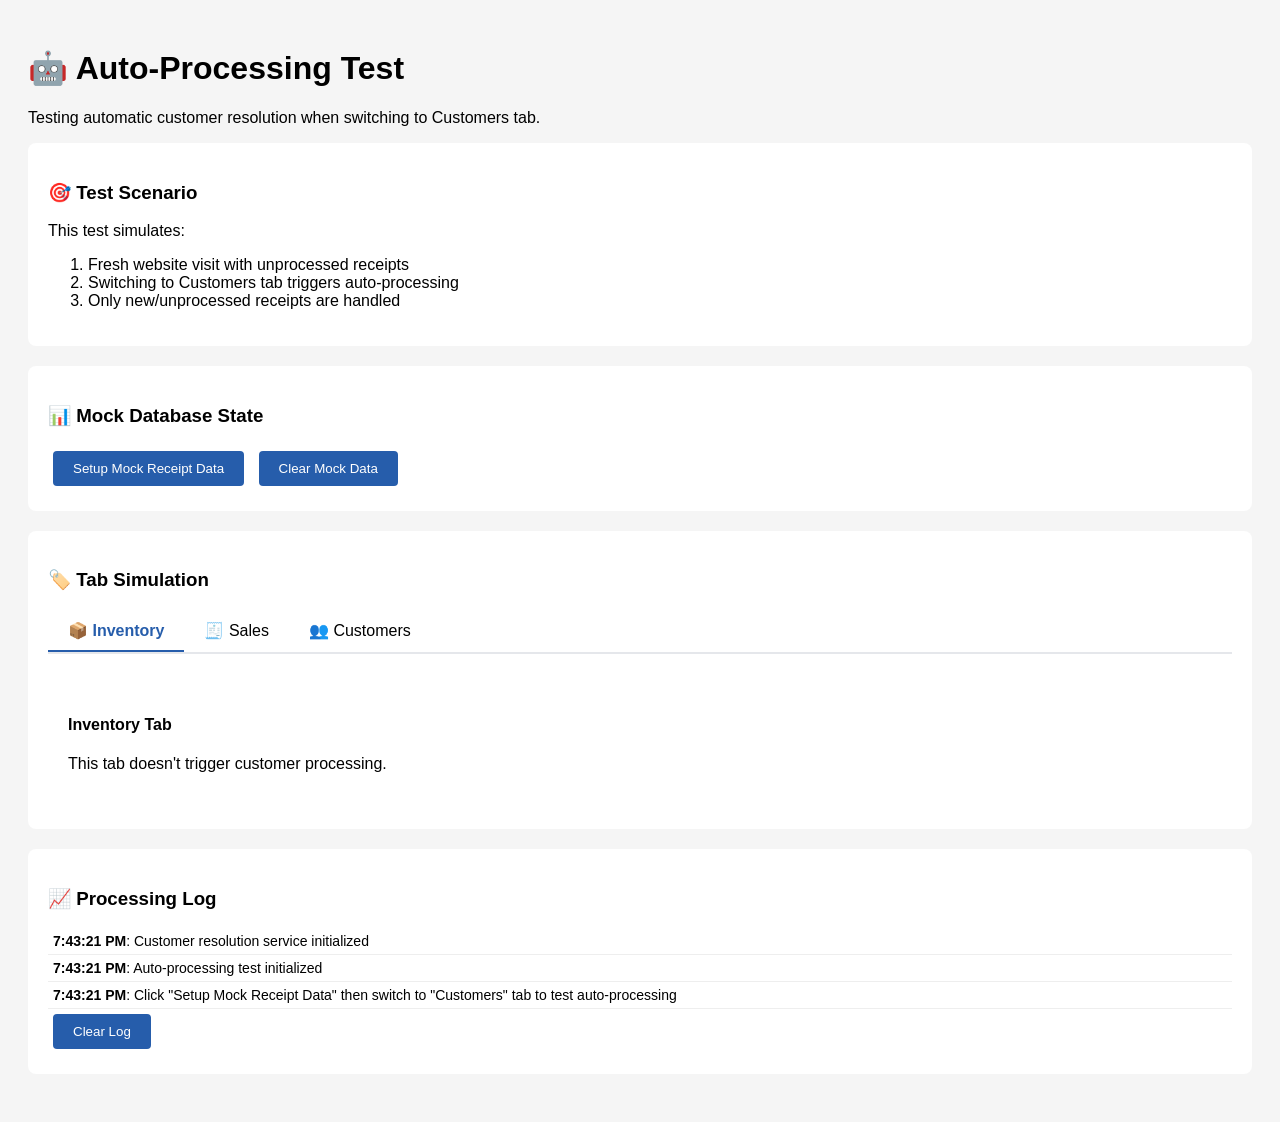
<file: autoProcessingTest.html>
<!DOCTYPE html>
<html lang="en">
<head>
    <meta charset="UTF-8">
    <meta name="viewport" content="width=device-width, initial-scale=1.0">
    <title>Auto-Processing Test</title>
    <link rel="stylesheet" href="customerStyles.css">
    <style>
        body { font-family: Arial, sans-serif; padding: 20px; background: #f5f5f5; }
        .test-container { background: white; padding: 20px; border-radius: 8px; margin-bottom: 20px; }
        .button { background: #265DAB; color: white; border: none; padding: 10px 20px; border-radius: 4px; cursor: pointer; margin: 5px; }
        .button:hover { background: #1e4b8f; }
        .status { padding: 10px; margin: 10px 0; border-radius: 4px; }
        .success { background: #d1fae5; border: 1px solid #10b981; color: #065f46; }
        .info { background: #dbeafe; border: 1px solid #3b82f6; color: #1e40af; }
        .tabs { display: flex; margin: 20px 0; border-bottom: 2px solid #e5e7eb; }
        .tab { padding: 10px 20px; cursor: pointer; border-bottom: 2px solid transparent; }
        .tab.active { border-bottom-color: #265DAB; color: #265DAB; font-weight: bold; }
        .tab-content { display: none; padding: 20px; }
        .tab-content.active { display: block; }
    </style>
</head>
<body>
    <h1>🤖 Auto-Processing Test</h1>
    <p>Testing automatic customer resolution when switching to Customers tab.</p>

    <div class="test-container">
        <h3>🎯 Test Scenario</h3>
        <p>This test simulates:</p>
        <ol>
            <li>Fresh website visit with unprocessed receipts</li>
            <li>Switching to Customers tab triggers auto-processing</li>
            <li>Only new/unprocessed receipts are handled</li>
        </ol>
    </div>

    <div class="test-container">
        <h3>📊 Mock Database State</h3>
        <button class="button" onclick="setupMockData()">Setup Mock Receipt Data</button>
        <button class="button" onclick="clearMockData()">Clear Mock Data</button>
        <div id="mockStatus"></div>
    </div>

    <div class="test-container">
        <h3>🏷️ Tab Simulation</h3>
        <div class="tabs">
            <div class="tab active" data-tab="inventory">📦 Inventory</div>
            <div class="tab" data-tab="sales">🧾 Sales</div>
            <div class="tab" data-tab="customers">👥 Customers</div>
        </div>
        
        <div class="tab-content active" id="inventory">
            <h4>Inventory Tab</h4>
            <p>This tab doesn't trigger customer processing.</p>
        </div>
        
        <div class="tab-content" id="sales">
            <h4>Sales Tab</h4>
            <p>This tab doesn't trigger customer processing.</p>
        </div>
        
        <div class="tab-content" id="customers">
            <h4>Customers Tab</h4>
            <div id="customerProcessingStatus"></div>
            <div id="customersList"></div>
            <button class="button" onclick="manualProcess()">Manual Process All</button>
        </div>
    </div>

    <div class="test-container">
        <h3>📈 Processing Log</h3>
        <div id="processingLog"></div>
        <button class="button" onclick="clearLog()">Clear Log</button>
    </div>

    <!-- Include the customer resolution files -->
    <script src="customerResolutionService.js"></script>
    <script src="customerUtils.js"></script>

    <script>
        // Mock Appwrite functionality for testing
        let mockReceipts = [];
        let mockProcessedIds = new Set();
        
        // Mock databases object
        window.databases = {
            listDocuments: async (dbId, collectionId, queries) => {
                log(`Mock DB Query: ${collectionId} with ${queries?.length || 0} filters`);
                
                // Simulate different query types
                if (queries?.some(q => q.includes('isNull'))) {
                    // Unprocessed receipts query
                    const unprocessed = mockReceipts.filter(r => !mockProcessedIds.has(r.$id));
                    log(`Returning ${unprocessed.length} unprocessed receipts`);
                    return { documents: unprocessed, total: unprocessed.length };
                }
                
                if (queries?.some(q => q.includes('isNotNull'))) {
                    // Processed receipts query
                    const processed = mockReceipts.filter(r => mockProcessedIds.has(r.$id));
                    log(`Returning ${processed.length} processed receipts`);
                    return { documents: processed, total: processed.length };
                }
                
                // All receipts
                log(`Returning all ${mockReceipts.length} receipts`);
                return { documents: mockReceipts, total: mockReceipts.length };
            },
            
            updateDocument: async (dbId, collectionId, docId, data) => {
                log(`Mock DB Update: ${docId} with commonId: ${data.commonId}`);
                mockProcessedIds.add(docId);
                return { $id: docId, ...data };
            }
        };

        // Initialize customer resolution service
        let customerResolutionService;
        let isProcessing = false;

        function initMockSystem() {
            customerResolutionService = new CustomerResolutionService();
            log('Customer resolution service initialized');
        }

        function setupMockData() {
            mockReceipts = [
                { $id: '1', customerName: 'John Smith', storeName: 'Target', date: '2025-08-15', total: 45.67 },
                { $id: '2', customerName: 'Jon Smith', storeName: 'Target', date: '2025-08-16', total: 23.45 },
                { $id: '3', customerName: 'John Smith', storeName: 'Walmart', date: '2025-08-17', total: 67.89 },
                { $id: '4', customerName: 'Jane Doe', storeName: 'Target', date: '2025-08-15', total: 12.34 },
                { $id: '5', customerName: 'Jane Doe', storeName: 'CVS Pharmacy', date: '2025-08-16', total: 8.99 },
                { $id: '6', customerName: 'Michael Johnson', storeName: '7-Eleven', date: '2025-08-17', total: 15.67 },
                { $id: '7', customerName: 'Mike Johnson', storeName: '7 Eleven', date: '2025-08-17', total: 22.33 },
                { $id: '8', customerName: 'Sarah Wilson', storeName: 'Best Buy', date: '2025-08-18', total: 156.78 }
            ];
            
            mockProcessedIds.clear();
            log(`Setup complete: ${mockReceipts.length} mock receipts created`);
            
            document.getElementById('mockStatus').innerHTML = `
                <div class="status success">
                    ✅ Mock data ready: ${mockReceipts.length} receipts, 0 processed
                </div>
            `;
        }

        function clearMockData() {
            mockReceipts = [];
            mockProcessedIds.clear();
            customerResolutionService?.clearData();
            log('Mock data cleared');
            
            document.getElementById('mockStatus').innerHTML = `
                <div class="status info">Mock data cleared</div>
            `;
        }

        // Tab switching logic
        document.querySelectorAll('.tab').forEach(tab => {
            tab.addEventListener('click', () => {
                const targetTab = tab.dataset.tab;
                
                // Update active tab
                document.querySelectorAll('.tab').forEach(t => t.classList.remove('active'));
                tab.classList.add('active');
                
                // Update active content
                document.querySelectorAll('.tab-content').forEach(content => {
                    content.classList.remove('active');
                    if (content.id === targetTab) {
                        content.classList.add('active');
                    }
                });
                
                log(`Switched to ${targetTab} tab`);
                
                // Trigger auto-processing for customers tab
                if (targetTab === 'customers') {
                    handleCustomersTabClick();
                }
            });
        });

        // Auto-processing simulation
        async function handleCustomersTabClick() {
            if (isProcessing) {
                log('Processing already in progress, skipping');
                return;
            }
            
            try {
                log('Customers tab accessed - checking for unprocessed receipts');
                showStatus('🔍 Checking for new receipts...', 'info');
                
                const needsProcessing = await checkForUnprocessedReceipts();
                
                if (needsProcessing.hasUnprocessed) {
                    log(`Found ${needsProcessing.count} unprocessed receipts`);
                    await processUnprocessedReceipts(needsProcessing.unprocessedReceipts);
                } else {
                    log('All receipts are up to date');
                    showStatus('✅ All receipts are up to date', 'success');
                }
                
            } catch (error) {
                log(`Error in auto-processing: ${error.message}`, 'error');
                showStatus(`❌ Error: ${error.message}`, 'error');
            }
        }

        async function checkForUnprocessedReceipts() {
            const response = await databases.listDocuments('db', 'receipts', ['isNull(commonId)']);
            
            return {
                hasUnprocessed: response.documents.length > 0,
                count: response.documents.length,
                unprocessedReceipts: response.documents
            };
        }

        async function processUnprocessedReceipts(receipts) {
            if (receipts.length === 0) return;
            
            isProcessing = true;
            
            try {
                showStatus(`🔄 Processing ${receipts.length} receipts...`, 'processing');
                
                // Use the customer resolution service
                const results = customerResolutionService.processNewReceipts(receipts);
                
                // Simulate updating Appwrite
                for (const receipt of receipts) {
                    if (receipt.resolvedCommonId) {
                        await databases.updateDocument('db', 'receipts', receipt.$id, {
                            commonId: receipt.resolvedCommonId
                        });
                    }
                }
                
                const stats = customerResolutionService.getStats();
                log(`Processing complete: ${results.processedCount} receipts, ${stats.totalCustomers} customers`);
                
                showStatus(`
                    ✅ Auto-processing completed!<br>
                    Processed: ${results.processedCount} receipts<br>
                    Total customers: ${stats.totalCustomers}<br>
                    Total aliases: ${stats.totalAliases}
                `, 'success');
                
            } catch (error) {
                log(`Error processing receipts: ${error.message}`, 'error');
                showStatus(`❌ Error: ${error.message}`, 'error');
            } finally {
                isProcessing = false;
            }
        }

        function manualProcess() {
            log('Manual process triggered');
            handleCustomersTabClick();
        }

        function showStatus(message, type) {
            const statusDiv = document.getElementById('customerProcessingStatus');
            const className = type === 'error' ? 'error' : 
                           type === 'success' ? 'step-success' :
                           type === 'processing' ? 'processing-status' : 'step-status';
            
            statusDiv.innerHTML = `<div class="${className}">${message}</div>`;
        }

        function log(message, type = 'info') {
            const logDiv = document.getElementById('processingLog');
            const timestamp = new Date().toLocaleTimeString();
            const logEntry = document.createElement('div');
            logEntry.style.padding = '5px';
            logEntry.style.borderBottom = '1px solid #eee';
            logEntry.style.fontSize = '14px';
            
            if (type === 'error') {
                logEntry.style.color = '#dc2626';
            } else if (type === 'success') {
                logEntry.style.color = '#059669';
            }
            
            logEntry.innerHTML = `<strong>${timestamp}</strong>: ${message}`;
            logDiv.appendChild(logEntry);
            logDiv.scrollTop = logDiv.scrollHeight;
        }

        function clearLog() {
            document.getElementById('processingLog').innerHTML = '';
        }

        // Initialize on page load
        window.addEventListener('load', () => {
            initMockSystem();
            log('Auto-processing test initialized');
            log('Click "Setup Mock Receipt Data" then switch to "Customers" tab to test auto-processing');
        });
    </script>
</body>
</html>
</file>
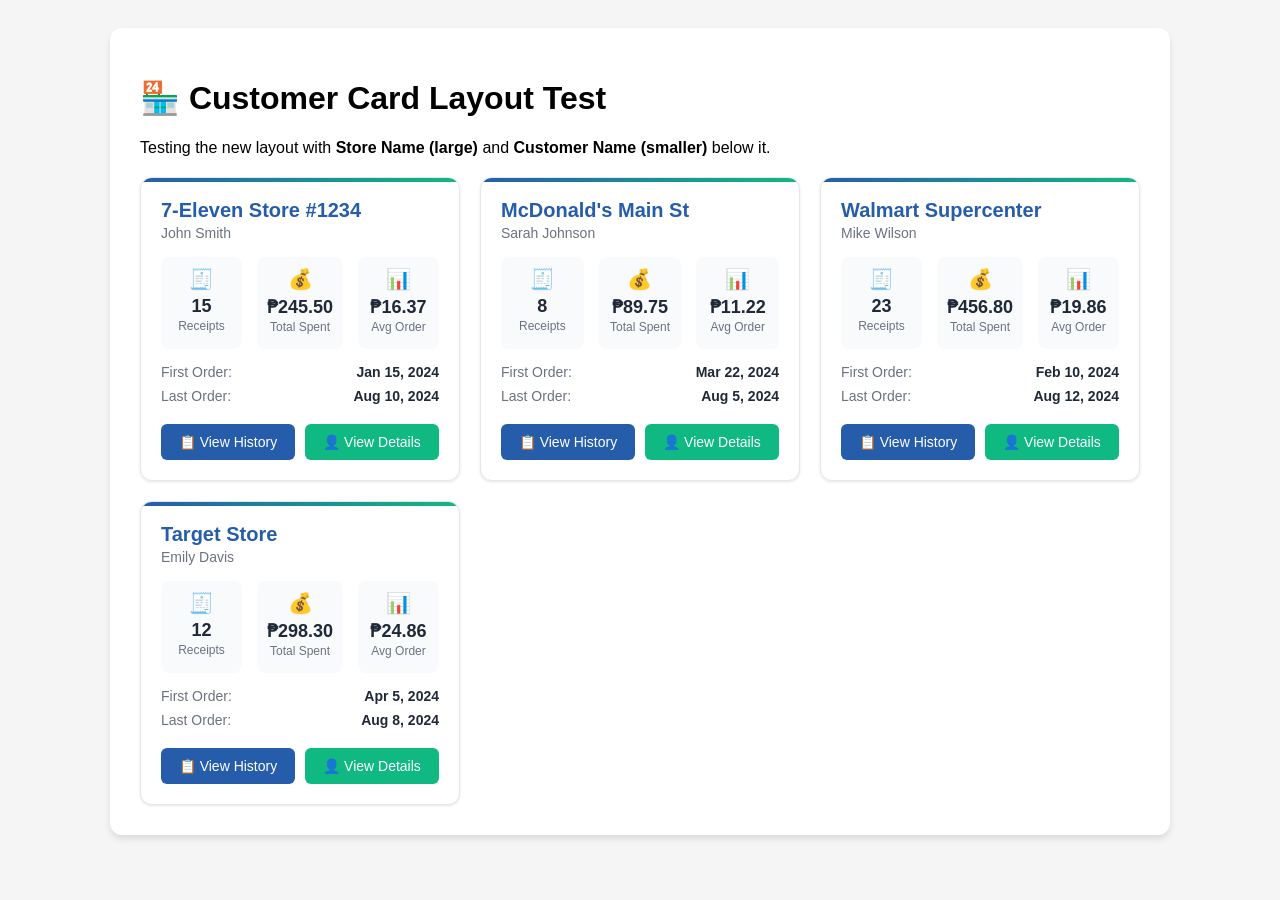
<file: customerLayoutTest.html>
<!DOCTYPE html>
<html lang="en">
<head>
    <meta charset="UTF-8">
    <meta name="viewport" content="width=device-width, initial-scale=1.0">
    <title>Customer Card Layout Test</title>
    <link rel="stylesheet" href="customerStyles.css">
    <style>
        body {
            font-family: 'Poppins', sans-serif;
            padding: 20px;
            background-color: #f5f5f5;
        }
        .test-container {
            max-width: 1000px;
            margin: 0 auto;
            background: white;
            padding: 30px;
            border-radius: 12px;
            box-shadow: 0 4px 6px rgba(0,0,0,0.1);
        }
        .customers-grid {
            display: grid;
            grid-template-columns: repeat(auto-fill, minmax(300px, 1fr));
            gap: 20px;
            margin-top: 20px;
        }
    </style>
</head>
<body>
    <div class="test-container">
        <h1>🏪 Customer Card Layout Test</h1>
        <p>Testing the new layout with <strong>Store Name (large)</strong> and <strong>Customer Name (smaller)</strong> below it.</p>
        
        <div class="customers-grid" id="testGrid">
            <!-- Cards will be generated here -->
        </div>
    </div>

    <script src="customerUtils.js"></script>
    <script>
        // Test data
        const testCustomers = [
            {
                commonId: 'test1',
                primaryStore: '7-Eleven Store #1234',
                primaryName: 'John Smith',
                totalReceipts: 15,
                totalSpent: 245.50,
                firstOrder: '2024-01-15',
                lastOrder: '2024-08-10'
            },
            {
                commonId: 'test2',
                primaryStore: 'McDonald\'s Main St',
                primaryName: 'Sarah Johnson',
                totalReceipts: 8,
                totalSpent: 89.75,
                firstOrder: '2024-03-22',
                lastOrder: '2024-08-05'
            },
            {
                commonId: 'test3',
                primaryStore: 'Walmart Supercenter',
                primaryName: 'Mike Wilson',
                totalReceipts: 23,
                totalSpent: 456.80,
                firstOrder: '2024-02-10',
                lastOrder: '2024-08-12'
            },
            {
                commonId: 'test4',
                primaryStore: 'Target Store',
                primaryName: 'Emily Davis',
                totalReceipts: 12,
                totalSpent: 298.30,
                firstOrder: '2024-04-05',
                lastOrder: '2024-08-08'
            }
        ];

        // Generate test stats
        function generateTestStats(customer) {
            return {
                totalReceipts: customer.totalReceipts,
                totalSpent: customer.totalSpent,
                averageOrder: customer.totalSpent / customer.totalReceipts,
                firstOrder: customer.firstOrder,
                lastOrder: customer.lastOrder,
                totalReturns: 0,
                favoriteItems: [],
                paymentMethods: []
            };
        }

        // Generate test cards
        function generateTestCards() {
            const grid = document.getElementById('testGrid');
            
            testCustomers.forEach(customer => {
                const stats = generateTestStats(customer);
                const card = customerUtils.createCustomerCard(customer, stats);
                grid.appendChild(card);
            });
        }

        // Generate cards when page loads
        document.addEventListener('DOMContentLoaded', generateTestCards);
    </script>
</body>
</html>
</file>
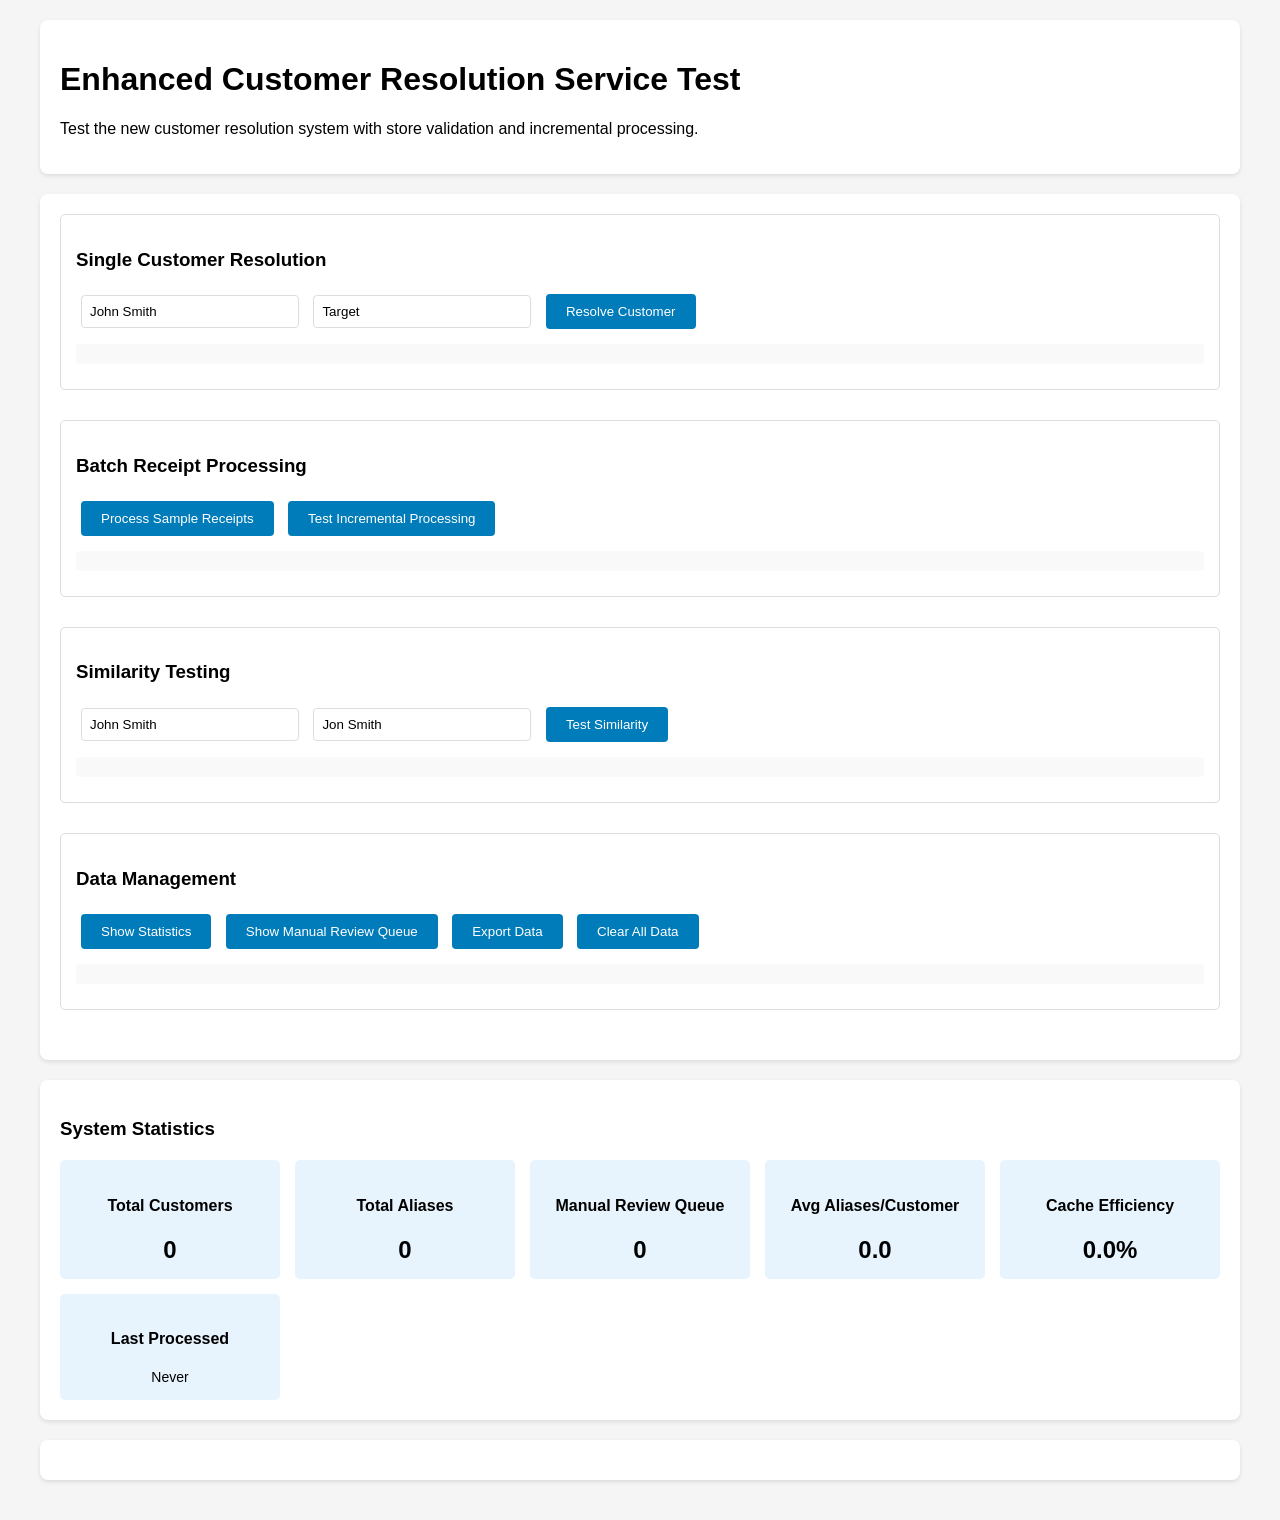
<file: customerResolutionTest.html>
<!DOCTYPE html>
<html lang="en">
<head>
    <meta charset="UTF-8">
    <meta name="viewport" content="width=device-width, initial-scale=1.0">
    <title>Customer Resolution Service Test</title>
    <style>
        body {
            font-family: Arial, sans-serif;
            max-width: 1200px;
            margin: 0 auto;
            padding: 20px;
            background-color: #f5f5f5;
        }
        .container {
            background: white;
            padding: 20px;
            border-radius: 8px;
            box-shadow: 0 2px 4px rgba(0,0,0,0.1);
            margin-bottom: 20px;
        }
        .test-section {
            margin-bottom: 30px;
            padding: 15px;
            border: 1px solid #ddd;
            border-radius: 5px;
        }
        .test-result {
            background: #f9f9f9;
            padding: 10px;
            margin: 10px 0;
            border-radius: 4px;
            font-family: monospace;
            font-size: 12px;
        }
        button {
            background: #007cba;
            color: white;
            border: none;
            padding: 10px 20px;
            border-radius: 4px;
            cursor: pointer;
            margin: 5px;
        }
        button:hover {
            background: #005a87;
        }
        input {
            padding: 8px;
            margin: 5px;
            border: 1px solid #ddd;
            border-radius: 4px;
            width: 200px;
        }
        .stats {
            display: grid;
            grid-template-columns: repeat(auto-fit, minmax(200px, 1fr));
            gap: 15px;
            margin-top: 20px;
        }
        .stat-card {
            background: #e8f4fd;
            padding: 15px;
            border-radius: 5px;
            text-align: center;
        }
        .manual-review {
            background: #fff3cd;
            border: 1px solid #ffeaa7;
            padding: 15px;
            border-radius: 5px;
            margin: 10px 0;
        }
        .error {
            background: #f8d7da;
            border: 1px solid #f5c6cb;
            color: #721c24;
            padding: 10px;
            border-radius: 4px;
            margin: 10px 0;
        }
    </style>
</head>
<body>
    <div class="container">
        <h1>Enhanced Customer Resolution Service Test</h1>
        <p>Test the new customer resolution system with store validation and incremental processing.</p>
    </div>

    <div class="container">
        <div class="test-section">
            <h3>Single Customer Resolution</h3>
            <input type="text" id="customerName" placeholder="Customer Name" value="John Smith">
            <input type="text" id="storeName" placeholder="Store Name" value="Target">
            <button onclick="testSingleResolution()">Resolve Customer</button>
            <div id="singleResult" class="test-result"></div>
        </div>

        <div class="test-section">
            <h3>Batch Receipt Processing</h3>
            <button onclick="testBatchProcessing()">Process Sample Receipts</button>
            <button onclick="testIncrementalProcessing()">Test Incremental Processing</button>
            <div id="batchResult" class="test-result"></div>
        </div>

        <div class="test-section">
            <h3>Similarity Testing</h3>
            <input type="text" id="text1" placeholder="Text 1" value="John Smith">
            <input type="text" id="text2" placeholder="Text 2" value="Jon Smith">
            <button onclick="testSimilarity()">Test Similarity</button>
            <div id="similarityResult" class="test-result"></div>
        </div>

        <div class="test-section">
            <h3>Data Management</h3>
            <button onclick="showStats()">Show Statistics</button>
            <button onclick="showManualReview()">Show Manual Review Queue</button>
            <button onclick="exportData()">Export Data</button>
            <button onclick="clearAllData()">Clear All Data</button>
            <div id="dataResult" class="test-result"></div>
        </div>
    </div>

    <div class="container">
        <div id="statsContainer"></div>
    </div>

    <div class="container">
        <div id="manualReviewContainer"></div>
    </div>

    <script src="customerResolutionService.js"></script>
    <script>
        // Initialize the service
        const resolutionService = new CustomerResolutionService();

        function testSingleResolution() {
            const customerName = document.getElementById('customerName').value;
            const storeName = document.getElementById('storeName').value;
            
            try {
                const start = performance.now();
                const commonId = resolutionService.resolveCustomer(customerName, storeName);
                const end = performance.now();
                
                const customer = resolutionService.getCustomerInfo(commonId);
                
                document.getElementById('singleResult').innerHTML = `
                    <strong>Resolution Result:</strong><br>
                    Customer: ${customerName}<br>
                    Store: ${storeName}<br>
                    Common ID: ${commonId}<br>
                    Primary Name: ${customer.primaryName}<br>
                    Aliases: ${customer.aliases.length}<br>
                    Processing Time: ${(end - start).toFixed(2)}ms<br>
                    <pre>${JSON.stringify(customer, null, 2)}</pre>
                `;
            } catch (error) {
                document.getElementById('singleResult').innerHTML = `
                    <div class="error">Error: ${error.message}</div>
                `;
            }
        }

        function testBatchProcessing() {
            const sampleReceipts = [
                { id: '1', customerName: 'John Smith', storeName: 'Target', date: '2025-08-15', total: 45.67 },
                { id: '2', customerName: 'Jon Smith', storeName: 'Target', date: '2025-08-16', total: 23.45 },
                { id: '3', customerName: 'John Smith', storeName: 'Walmart', date: '2025-08-17', total: 67.89 },
                { id: '4', customerName: 'Jane Doe', storeName: 'Target', date: '2025-08-15', total: 12.34 },
                { id: '5', customerName: 'Jane Doe', storeName: 'CVS Pharmacy', date: '2025-08-16', total: 8.99 },
                { id: '6', customerName: 'Michael Johnson', storeName: '7-Eleven', date: '2025-08-17', total: 15.67 },
                { id: '7', customerName: 'Mike Johnson', storeName: '7 Eleven', date: '2025-08-17', total: 22.33 }
            ];

            try {
                const start = performance.now();
                const results = resolutionService.processNewReceipts(sampleReceipts);
                const end = performance.now();
                
                document.getElementById('batchResult').innerHTML = `
                    <strong>Batch Processing Results:</strong><br>
                    Processed: ${results.processedCount} receipts<br>
                    Processing Time: ${(end - start).toFixed(2)}ms<br>
                    Last Processed Date: ${results.lastProcessedDate}<br>
                    <pre>${JSON.stringify(results.results, null, 2)}</pre>
                `;
                
                showStats();
            } catch (error) {
                document.getElementById('batchResult').innerHTML = `
                    <div class="error">Error: ${error.message}</div>
                `;
            }
        }

        function testIncrementalProcessing() {
            const newReceipts = [
                { id: '8', customerName: 'John Smith', storeName: 'Target', date: '2025-08-18', total: 89.12 },
                { id: '9', customerName: 'Sarah Wilson', storeName: 'Best Buy', date: '2025-08-18', total: 156.78 }
            ];

            try {
                const start = performance.now();
                const results = resolutionService.processNewReceipts(newReceipts);
                const end = performance.now();
                
                document.getElementById('batchResult').innerHTML = `
                    <strong>Incremental Processing Results:</strong><br>
                    Processed: ${results.processedCount} new receipts<br>
                    Processing Time: ${(end - start).toFixed(2)}ms<br>
                    <pre>${JSON.stringify(results.results, null, 2)}</pre>
                `;
                
                showStats();
            } catch (error) {
                document.getElementById('batchResult').innerHTML = `
                    <div class="error">Error: ${error.message}</div>
                `;
            }
        }

        function testSimilarity() {
            const text1 = document.getElementById('text1').value;
            const text2 = document.getElementById('text2').value;
            
            const result = resolutionService.testSimilarity(text1, text2);
            
            document.getElementById('similarityResult').innerHTML = `
                <strong>Similarity Analysis:</strong><br>
                Text 1: "${text1}"<br>
                Text 2: "${text2}"<br>
                Jaro-Winkler: ${result.jaroWinkler.toFixed(4)}<br>
                Levenshtein: ${result.levenshtein}<br>
                Strong Match: ${result.strongMatch}<br>
                Borderline Match: ${result.borderlineMatch}<br>
                
                <strong>Thresholds:</strong><br>
                Strong: ${resolutionService.thresholds.NAME_STRONG}<br>
                Border: ${resolutionService.thresholds.NAME_BORDER}<br>
                Levenshtein Limit: ${resolutionService.thresholds.LEV_SMALL}
            `;
        }

        function showStats() {
            const stats = resolutionService.getStats();
            const cacheStats = resolutionService.getCacheStats();
            
            document.getElementById('statsContainer').innerHTML = `
                <h3>System Statistics</h3>
                <div class="stats">
                    <div class="stat-card">
                        <h4>Total Customers</h4>
                        <div style="font-size: 24px; font-weight: bold;">${stats.totalCustomers}</div>
                    </div>
                    <div class="stat-card">
                        <h4>Total Aliases</h4>
                        <div style="font-size: 24px; font-weight: bold;">${stats.totalAliases}</div>
                    </div>
                    <div class="stat-card">
                        <h4>Manual Review Queue</h4>
                        <div style="font-size: 24px; font-weight: bold;">${stats.manualReviewCount}</div>
                    </div>
                    <div class="stat-card">
                        <h4>Avg Aliases/Customer</h4>
                        <div style="font-size: 24px; font-weight: bold;">${stats.avgAliasesPerCustomer.toFixed(1)}</div>
                    </div>
                    <div class="stat-card">
                        <h4>Cache Efficiency</h4>
                        <div style="font-size: 24px; font-weight: bold;">${cacheStats.cacheEfficiency.toFixed(1)}%</div>
                    </div>
                    <div class="stat-card">
                        <h4>Last Processed</h4>
                        <div style="font-size: 14px;">${stats.lastProcessedDate ? new Date(stats.lastProcessedDate).toLocaleString() : 'Never'}</div>
                    </div>
                </div>
            `;
        }

        function showManualReview() {
            const queue = resolutionService.getManualReviewQueue();
            
            if (queue.length === 0) {
                document.getElementById('manualReviewContainer').innerHTML = `
                    <h3>Manual Review Queue</h3>
                    <p>No items in manual review queue.</p>
                `;
                return;
            }
            
            let html = '<h3>Manual Review Queue</h3>';
            
            queue.forEach((item, index) => {
                html += `
                    <div class="manual-review">
                        <strong>Item ${index + 1}:</strong><br>
                        Customer: ${item.customerName}<br>
                        Store: ${item.storeName}<br>
                        Alias Key: ${item.aliasKey}<br>
                        Candidates: ${item.candidates.length}<br>
                        Timestamp: ${new Date(item.timestamp).toLocaleString()}
                    </div>
                `;
            });
            
            document.getElementById('manualReviewContainer').innerHTML = html;
        }

        function exportData() {
            const data = resolutionService.exportData();
            const blob = new Blob([JSON.stringify(data, null, 2)], { type: 'application/json' });
            const url = URL.createObjectURL(blob);
            const a = document.createElement('a');
            a.href = url;
            a.download = `customer-data-${new Date().toISOString().split('T')[0]}.json`;
            a.click();
            URL.revokeObjectURL(url);
            
            document.getElementById('dataResult').innerHTML = 'Data exported successfully!';
        }

        function clearAllData() {
            if (confirm('Are you sure you want to clear all customer data? This cannot be undone.')) {
                resolutionService.clearData();
                document.getElementById('dataResult').innerHTML = 'All data cleared!';
                showStats();
                document.getElementById('manualReviewContainer').innerHTML = '';
            }
        }

        // Initialize display
        showStats();
    </script>
</body>
</html>
</file>
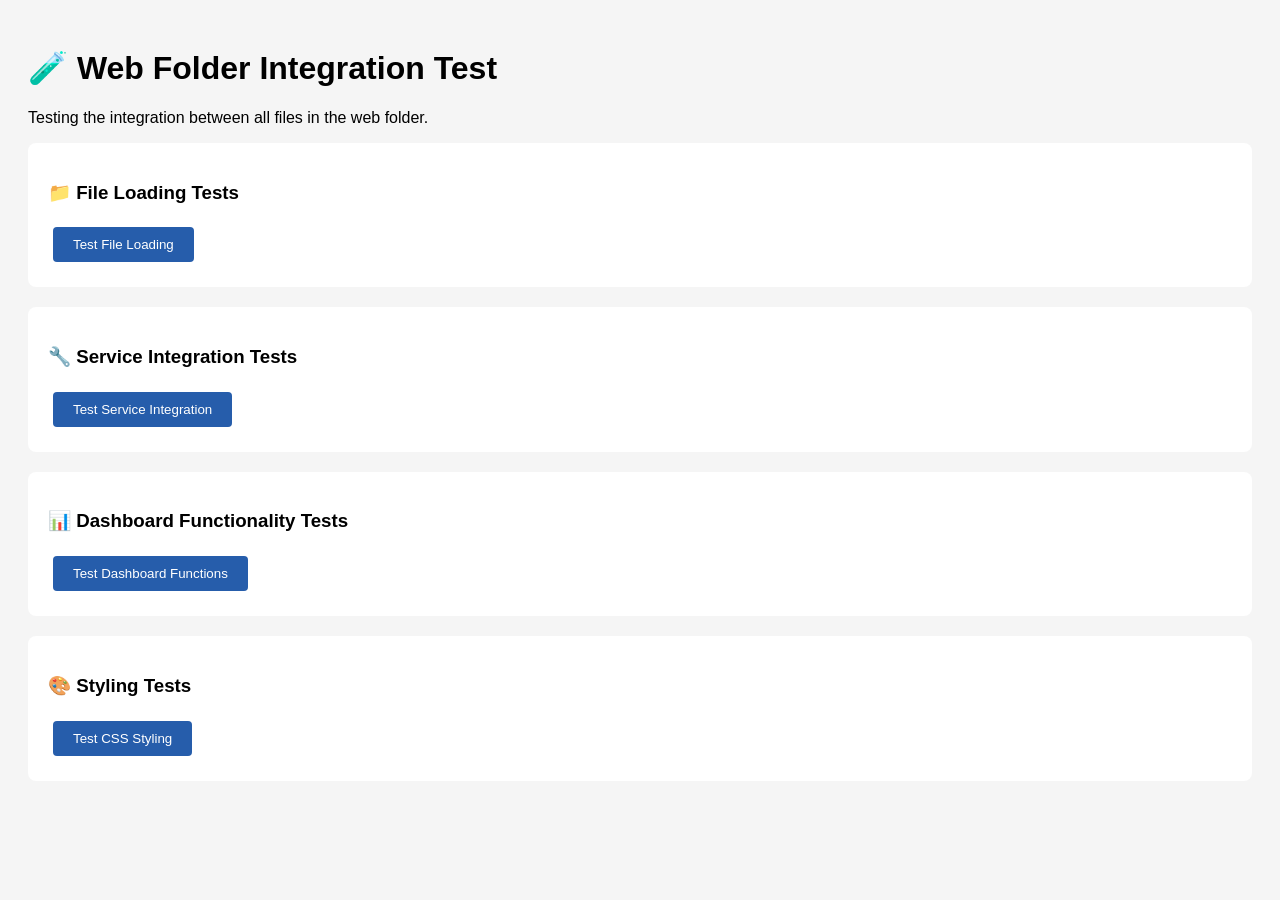
<file: integrationTest.html>
<!DOCTYPE html>
<html lang="en">
<head>
    <meta charset="UTF-8">
    <meta name="viewport" content="width=device-width, initial-scale=1.0">
    <title>Web Folder Integration Test</title>
    <link rel="stylesheet" href="customerStyles.css">
    <style>
        body { font-family: Arial, sans-serif; padding: 20px; background: #f5f5f5; }
        .test-container { background: white; padding: 20px; border-radius: 8px; margin-bottom: 20px; }
        .test-result { padding: 10px; margin: 10px 0; border-radius: 4px; }
        .pass { background: #d1fae5; border: 1px solid #10b981; color: #065f46; }
        .fail { background: #fee2e2; border: 1px solid #ef4444; color: #991b1b; }
        .info { background: #dbeafe; border: 1px solid #3b82f6; color: #1e40af; }
        button { background: #265DAB; color: white; border: none; padding: 10px 20px; border-radius: 4px; cursor: pointer; margin: 5px; }
        button:hover { background: #1e4b8f; }
    </style>
</head>
<body>
    <h1>🧪 Web Folder Integration Test</h1>
    <p>Testing the integration between all files in the web folder.</p>

    <div class="test-container">
        <h3>📁 File Loading Tests</h3>
        <div id="fileLoadingResults"></div>
        <button onclick="testFileLoading()">Test File Loading</button>
    </div>

    <div class="test-container">
        <h3>🔧 Service Integration Tests</h3>
        <div id="serviceIntegrationResults"></div>
        <button onclick="testServiceIntegration()">Test Service Integration</button>
    </div>

    <div class="test-container">
        <h3>📊 Dashboard Functionality Tests</h3>
        <div id="dashboardResults"></div>
        <button onclick="testDashboardFunctions()">Test Dashboard Functions</button>
    </div>

    <div class="test-container">
        <h3>🎨 Styling Tests</h3>
        <div id="stylingResults"></div>
        <button onclick="testStyling()">Test CSS Styling</button>
    </div>

    <!-- Include all the web folder files -->
    <script src="customerResolutionService.js"></script>
    <script src="customerUtils.js"></script>
    <script src="customerDashboard.js"></script>

    <script>
        let testResults = {
            fileLoading: [],
            serviceIntegration: [],
            dashboard: [],
            styling: []
        };

        function addResult(category, test, passed, message) {
            testResults[category].push({ test, passed, message });
            updateDisplay(category);
        }

        function updateDisplay(category) {
            const container = document.getElementById(category === 'serviceIntegration' ? 'serviceIntegrationResults' : 
                                                   category === 'fileLoading' ? 'fileLoadingResults' :
                                                   category === 'dashboard' ? 'dashboardResults' : 'stylingResults');
            
            const results = testResults[category];
            container.innerHTML = results.map(result => 
                `<div class="test-result ${result.passed ? 'pass' : 'fail'}">
                    ${result.passed ? '✅' : '❌'} ${result.test}: ${result.message}
                </div>`
            ).join('');
        }

        function testFileLoading() {
            testResults.fileLoading = [];
            
            // Test CustomerResolutionService
            try {
                const service = new CustomerResolutionService();
                addResult('fileLoading', 'CustomerResolutionService', true, 'Class instantiated successfully');
                
                // Test basic functionality
                const testId = service.resolveCustomer('Test Customer', 'Test Store');
                addResult('fileLoading', 'Basic Resolution', !!testId, testId ? `Generated ID: ${testId}` : 'Failed to generate customer ID');
                
            } catch (error) {
                addResult('fileLoading', 'CustomerResolutionService', false, `Error: ${error.message}`);
            }

            // Test CustomerUtils
            try {
                if (typeof window.customerUtils !== 'undefined') {
                    const testAmount = window.customerUtils.formatCurrency(123.45);
                    addResult('fileLoading', 'CustomerUtils', true, `Currency formatting works: ${testAmount}`);
                } else {
                    addResult('fileLoading', 'CustomerUtils', false, 'customerUtils not found in window object');
                }
            } catch (error) {
                addResult('fileLoading', 'CustomerUtils', false, `Error: ${error.message}`);
            }

            // Test Dashboard functions
            try {
                if (typeof initCustomerDashboard === 'function') {
                    addResult('fileLoading', 'Dashboard Functions', true, 'Dashboard functions loaded successfully');
                } else {
                    addResult('fileLoading', 'Dashboard Functions', false, 'initCustomerDashboard function not found');
                }
            } catch (error) {
                addResult('fileLoading', 'Dashboard Functions', false, `Error: ${error.message}`);
            }
        }

        function testServiceIntegration() {
            testResults.serviceIntegration = [];
            
            try {
                const service = new CustomerResolutionService();
                
                // Test enhanced resolution with store validation
                const id1 = service.resolveCustomer('John Smith', 'Target');
                const id2 = service.resolveCustomer('John Smith', 'Walmart');
                const id3 = service.resolveCustomer('Jon Smith', 'Target'); // Similar name, same store
                
                addResult('serviceIntegration', 'Store Validation', id1 !== id2, 
                    `Different stores create different customers: ${id1 !== id2}`);
                
                addResult('serviceIntegration', 'Name Similarity', id1 === id3, 
                    `Similar names at same store should match: ${id1 === id3}`);
                
                // Test incremental processing
                const receipts = [
                    { id: '1', customerName: 'Alice Johnson', storeName: 'CVS', date: '2025-08-17', total: 25.50 },
                    { id: '2', customerName: 'Bob Wilson', storeName: 'Walgreens', date: '2025-08-17', total: 18.75 }
                ];
                
                const results = service.processNewReceipts(receipts);
                addResult('serviceIntegration', 'Batch Processing', results.processedCount === 2, 
                    `Processed ${results.processedCount} receipts`);
                
                // Test statistics
                const stats = service.getStats();
                addResult('serviceIntegration', 'Statistics', stats.totalCustomers > 0, 
                    `Stats generated: ${stats.totalCustomers} customers, ${stats.totalAliases} aliases`);
                
            } catch (error) {
                addResult('serviceIntegration', 'Service Integration', false, `Error: ${error.message}`);
            }
        }

        function testDashboardFunctions() {
            testResults.dashboard = [];
            
            try {
                // Test utility functions
                if (window.customerUtils) {
                    const testItems = window.customerUtils.parseItemCSV('Bread,2,5.00,10.00\nMilk,1,3.50,3.50');
                    addResult('dashboard', 'CSV Parsing', testItems.length === 2, 
                        `Parsed ${testItems.length} items from CSV`);
                    
                    const testDate = window.customerUtils.formatDate('2025-08-17');
                    addResult('dashboard', 'Date Formatting', testDate.length > 0, 
                        `Date formatted: ${testDate}`);
                }
                
                // Test global functions exist
                const globalFunctions = ['viewCustomerHistory', 'viewCustomerDetails', 'closeModal'];
                let functionsExist = 0;
                
                globalFunctions.forEach(funcName => {
                    if (typeof window[funcName] === 'function') {
                        functionsExist++;
                    }
                });
                
                addResult('dashboard', 'Global Functions', functionsExist === globalFunctions.length, 
                    `${functionsExist}/${globalFunctions.length} global functions available`);
                
            } catch (error) {
                addResult('dashboard', 'Dashboard Functions', false, `Error: ${error.message}`);
            }
        }

        function testStyling() {
            testResults.styling = [];
            
            try {
                // Test if styles are loaded by checking computed styles
                const testDiv = document.createElement('div');
                testDiv.className = 'customer-card';
                document.body.appendChild(testDiv);
                
                const styles = window.getComputedStyle(testDiv);
                const hasBackground = styles.backgroundColor !== 'rgba(0, 0, 0, 0)' && styles.backgroundColor !== 'transparent';
                
                addResult('styling', 'CSS Loading', hasBackground, 
                    hasBackground ? 'Customer card styles applied' : 'CSS may not be loading properly');
                
                document.body.removeChild(testDiv);
                
                // Test responsive design classes exist
                const responsiveTest = document.createElement('style');
                responsiveTest.textContent = '.test-responsive { display: block; }';
                document.head.appendChild(responsiveTest);
                
                addResult('styling', 'Style Injection', true, 'Style injection working');
                
                document.head.removeChild(responsiveTest);
                
            } catch (error) {
                addResult('styling', 'Styling Tests', false, `Error: ${error.message}`);
            }
        }

        // Run initial tests
        window.addEventListener('load', () => {
            console.log('🧪 Integration test page loaded');
            console.log('Files available:');
            console.log('- CustomerResolutionService:', typeof CustomerResolutionService);
            console.log('- customerUtils:', typeof window.customerUtils);
            console.log('- initCustomerDashboard:', typeof initCustomerDashboard);
        });
    </script>
</body>
</html>
</file>
<file: customerStyles.css>
/* Customer Dashboard Styles */

/* Customer Controls */
.customer-controls {
  margin-bottom: 20px;
  text-align: center;
  padding: 20px;
  background: white;
  border-radius: 8px;
  box-shadow: 0 1px 3px rgba(0,0,0,0.1);
}

.action-button {
  background-color: #265DAB;
  color: white;
  border: none;
  padding: 12px 20px;
  border-radius: 6px;
  cursor: pointer;
  margin: 0 10px;
  font-size: 14px;
  font-weight: bold;
  transition: all 0.2s;
}

.action-button:hover {
  background-color: #1e4b8f;
  transform: translateY(-1px);
}

.action-button:disabled {
  background-color: #9ca3af;
  cursor: not-allowed;
  transform: none;
}

/* Processing Status Styles */
.processing-status {
  background-color: #f0f9ff;
  border: 1px solid #0ea5e9;
  border-radius: 6px;
  padding: 15px;
  margin: 15px 0;
  font-weight: 500;
  animation: pulse 2s infinite;
}

@keyframes pulse {
  0% { opacity: 1; }
  50% { opacity: 0.7; }
  100% { opacity: 1; }
}

.step-status {
  background-color: #fef3c7;
  border: 1px solid #f59e0b;
  border-radius: 6px;
  padding: 12px;
  margin: 10px 0;
  font-weight: 500;
}

.step-success {
  background-color: #ecfdf5;
  border: 1px solid #10b981;
  border-radius: 6px;
  padding: 12px;
  margin: 10px 0;
  font-weight: 500;
  color: #065f46;
}

.progress-status {
  background-color: #f3f4f6;
  border: 1px solid #d1d5db;
  border-radius: 6px;
  padding: 10px;
  margin: 8px 0;
  font-size: 14px;
}

.final-status {
  background-color: #ecfdf5;
  border: 2px solid #10b981;
  border-radius: 8px;
  padding: 15px;
  margin: 15px 0;
  font-weight: 600;
  color: #065f46;
}

.error {
  background: linear-gradient(135deg, #EF4444 0%, #DC2626 100%);
  color: white;
  padding: 12px 16px;
  border-radius: 8px;
  margin: 8px 0;
  border-left: 4px solid #F87171;
  font-weight: 500;
}

/* Enhanced Status container with rolling log functionality */
#customerProcessingStatus {
  max-height: 400px;
  overflow-y: auto;
  background: #F8FAFC;
  border: 1px solid #E2E8F0;
  border-radius: 12px;
  padding: 16px;
  margin: 16px 0;
  font-family: 'Poppins', sans-serif;
  scrollbar-width: thin;
  scrollbar-color: #CBD5E1 #F1F5F9;
}

#customerProcessingStatus::-webkit-scrollbar {
  width: 6px;
}

#customerProcessingStatus::-webkit-scrollbar-track {
  background: #F1F5F9;
  border-radius: 3px;
}

#customerProcessingStatus::-webkit-scrollbar-thumb {
  background: #CBD5E1;
  border-radius: 3px;
}

#customerProcessingStatus::-webkit-scrollbar-thumb:hover {
  background: #94A3B8;
}

/* Enhanced status messages with better spacing */
#customerProcessingStatus > div {
  margin-bottom: 4px;
  transition: all 0.3s ease;
}

#customerProcessingStatus > div:last-child {
  margin-bottom: 0;
  box-shadow: 0 2px 8px rgba(0, 0, 0, 0.1);
  transform: scale(1.02);
}

/* Final status content styles */
.final-status-content {
  padding: 20px;
  margin: 20px 0;
  text-align: center;
  font-weight: bold;
  color: #065f46;
}

.final-stats {
  display: flex;
  justify-content: center;
  flex-wrap: wrap;
  gap: 20px;
  margin-top: 15px;
  font-size: 14px;
  font-weight: normal;
}

.final-stats span {
  background-color: #d1fae5;
  padding: 8px 12px;
  border-radius: 20px;
  color: #065f46;
}

.status-success {
  background-color: #ecfdf5;
  border: 1px solid #10b981;
  border-radius: 6px;
  padding: 15px;
  margin: 15px 0;
  color: #065f46;
}

.status-details {
  display: flex;
  flex-wrap: wrap;
  gap: 15px;
  margin-top: 10px;
  font-size: 14px;
  font-weight: normal;
}

.status-details span {
  background-color: #e8f4fd;
  padding: 6px 12px;
  border-radius: 15px;
  color: #1e40af;
}

.error {
  background-color: #fef2f2;
  border: 1px solid #ef4444;
  border-radius: 6px;
  padding: 15px;
  margin: 15px 0;
  color: #991b1b;
}

.manual-review-notice {
  background-color: #fef3c7;
  border: 1px solid #f59e0b;
  border-radius: 6px;
  padding: 12px;
  margin: 10px 0;
  color: #92400e;
  font-weight: 500;
}

/* Auto-processing indicator */
.auto-processing-indicator {
  position: fixed;
  top: 20px;
  right: 20px;
  background: #0ea5e9;
  color: white;
  padding: 10px 15px;
  border-radius: 20px;
  font-size: 14px;
  font-weight: 500;
  z-index: 1001;
  box-shadow: 0 4px 12px rgba(0,0,0,0.15);
  animation: slideIn 0.3s ease;
}

@keyframes slideIn {
  from {
    transform: translateX(100%);
    opacity: 0;
  }
  to {
    transform: translateX(0);
    opacity: 1;
  }
}

/* Customer Header */
.customers-header {
  background: white;
  padding: 20px;
  border-radius: 8px;
  margin-bottom: 20px;
  box-shadow: 0 1px 3px rgba(0,0,0,0.1);
}

.customers-header h2 {
  margin: 0 0 15px 0;
  color: #265DAB;
  font-size: 24px;
}

.customers-summary {
  display: flex;
  gap: 20px;
  flex-wrap: wrap;
}

.customers-summary span {
  background-color: #f3f4f6;
  padding: 8px 12px;
  border-radius: 20px;
  font-size: 14px;
  color: #374151;
}

/* Customer Grid */
.customers-grid {
  display: grid;
  grid-template-columns: repeat(auto-fill, minmax(350px, 1fr));
  gap: 20px;
  margin-top: 20px;
}

/* Customer Card */
.customer-card {
  background: white;
  border: 1px solid #e5e7eb;
  border-radius: 12px;
  padding: 20px;
  cursor: pointer;
  transition: all 0.3s;
  box-shadow: 0 1px 3px rgba(0,0,0,0.1);
  position: relative;
  overflow: hidden;
}

.customer-card:hover {
  transform: translateY(-4px);
  box-shadow: 0 8px 25px rgba(0,0,0,0.15);
  border-color: #265DAB;
}

.customer-card::before {
  content: '';
  position: absolute;
  top: 0;
  left: 0;
  right: 0;
  height: 4px;
  background: linear-gradient(90deg, #265DAB, #10b981);
}

.customer-header {
  margin-bottom: 15px;
}

.store-name {
  margin: 0 0 2px 0;
  font-size: 20px;
  font-weight: bold;
  color: #265DAB;
  line-height: 1.2;
}

.customer-name {
  margin: 0 0 5px 0;
  font-size: 14px;
  font-weight: normal;
  color: #6b7280;
  line-height: 1.3;
}



.customer-stats {
  display: grid;
  grid-template-columns: repeat(3, 1fr);
  gap: 15px;
  margin-bottom: 15px;
}

.stat-item {
  text-align: center;
  padding: 10px;
  background-color: #f9fafb;
  border-radius: 8px;
}

.stat-icon {
  font-size: 20px;
  display: block;
  margin-bottom: 5px;
}

.stat-value {
  display: block;
  font-weight: bold;
  font-size: 16px;
  color: #1f2937;
}

.stat-label {
  display: block;
  font-size: 12px;
  color: #6b7280;
  margin-top: 2px;
}

.customer-dates {
  margin-bottom: 20px;
}

.date-item {
  display: flex;
  justify-content: space-between;
  margin-bottom: 8px;
  font-size: 14px;
}

.date-label {
  color: #6b7280;
  font-weight: 500;
}

.date-value {
  color: #1f2937;
  font-weight: 600;
}

.customer-actions {
  display: flex;
  gap: 10px;
}

.btn-view-history,
.btn-view-details {
  flex: 1;
  padding: 10px;
  border: none;
  border-radius: 6px;
  cursor: pointer;
  font-size: 14px;
  font-weight: 500;
  transition: all 0.2s;
}

.btn-view-history {
  background-color: #265DAB;
  color: white;
}

.btn-view-history:hover {
  background-color: #1e4b8f;
}

.btn-view-details {
  background-color: #10b981;
  color: white;
}

.btn-view-details:hover {
  background-color: #059669;
}

/* Loading and Empty States */
.loading {
  text-align: center;
  padding: 40px;
  color: #6b7280;
  font-size: 16px;
}

.no-customers {
  text-align: center;
  padding: 40px;
  color: #6b7280;
  font-size: 16px;
  background: white;
  border-radius: 8px;
  border: 2px dashed #d1d5db;
}

/* Modal Styles */
.modal-overlay {
  position: fixed;
  top: 0;
  left: 0;
  right: 0;
  bottom: 0;
  background-color: rgba(0, 0, 0, 0.5);
  display: flex;
  justify-content: center;
  align-items: center;
  z-index: 1000;
  opacity: 0;
  transition: opacity 0.3s ease;
}

.modal-overlay.show {
  opacity: 1;
}

.modal-overlay > div {
  background: white;
  border-radius: 12px;
  max-width: 90vw;
  max-height: 90vh;
  overflow: hidden;
  transform: scale(0.9);
  transition: transform 0.3s ease;
}

.modal-overlay.show > div {
  transform: scale(1);
}

.modal-header {
  background: #265DAB;
  color: white;
  padding: 20px;
  display: flex;
  justify-content: space-between;
  align-items: center;
}

.modal-title h2 {
  margin: 0 0 2px 0;
  font-size: 20px;
  font-weight: bold;
}

.modal-title h3 {
  margin: 0;
  font-size: 14px;
  font-weight: normal;
  opacity: 0.9;
}

.modal-header h2 {
  margin: 0;
  font-size: 20px;
}



.close-modal {
  background: none;
  border: none;
  color: white;
  font-size: 24px;
  cursor: pointer;
  padding: 0;
  width: 30px;
  height: 30px;
  display: flex;
  align-items: center;
  justify-content: center;
  border-radius: 50%;
  transition: background-color 0.2s;
}

.close-modal:hover {
  background-color: rgba(255, 255, 255, 0.2);
}

.modal-body {
  padding: 20px;
  max-height: 70vh;
  overflow-y: auto;
}

/* Customer Summary in Modal */
.customer-summary {
  margin-bottom: 30px;
  padding: 20px;
  background-color: #f9fafb;
  border-radius: 8px;
}

.summary-stats {
  display: grid;
  grid-template-columns: repeat(auto-fit, minmax(150px, 1fr));
  gap: 15px;
}

.summary-stat {
  text-align: center;
  padding: 15px;
  background: white;
  border-radius: 8px;
  border: 1px solid #e5e7eb;
}

.stat-label {
  display: block;
  font-size: 12px;
  color: #6b7280;
  margin-bottom: 5px;
}

.stat-value {
  display: block;
  font-size: 18px;
  font-weight: bold;
  color: #1f2937;
}

/* Receipts List */
.receipts-list h3 {
  margin: 0 0 20px 0;
  color: #265DAB;
  font-size: 18px;
}

.receipt-item {
  border: 1px solid #e5e7eb;
  border-radius: 8px;
  margin-bottom: 15px;
  overflow: hidden;
}

.receipt-header {
  background-color: #f9fafb;
  padding: 15px;
  display: flex;
  justify-content: space-between;
  align-items: center;
  border-bottom: 1px solid #e5e7eb;
}

.receipt-date-time {
  display: flex;
  flex-direction: column;
  gap: 5px;
}

.receipt-date {
  font-weight: bold;
  color: #1f2937;
}

.receipt-time {
  font-size: 14px;
  color: #6b7280;
}

.receipt-total {
  text-align: right;
}

.total-label {
  display: block;
  font-size: 12px;
  color: #6b7280;
}

.total-amount {
  display: block;
  font-size: 18px;
  font-weight: bold;
  color: #10b981;
}

.receipt-details {
  padding: 15px;
}

.receipt-items h4,
.receipt-returns h4 {
  margin: 0 0 10px 0;
  color: #374151;
  font-size: 14px;
  font-weight: 600;
}

.item-row {
  display: grid;
  grid-template-columns: 2fr 1fr 1fr 1fr;
  gap: 10px;
  padding: 8px 0;
  border-bottom: 1px solid #f3f4f6;
  align-items: center;
  font-size: 14px;
}

.item-row:last-child {
  border-bottom: none;
}

.item-name {
  font-weight: 500;
  color: #1f2937;
}

.item-quantity {
  color: #6b7280;
  text-align: center;
}

.item-price {
  color: #6b7280;
  text-align: center;
}

.item-total {
  font-weight: 600;
  color: #1f2937;
  text-align: right;
}

.return-item {
  color: #ef4444;
}

.return-item .item-total {
  color: #ef4444;
}

.receipt-summary {
  margin-top: 20px;
  padding-top: 20px;
  border-top: 2px solid #e5e7eb;
}

.summary-row {
  display: flex;
  justify-content: space-between;
  padding: 8px 0;
  font-size: 14px;
}

.summary-row:first-child {
  font-weight: 500;
}

.final-total {
  font-weight: bold;
  font-size: 16px;
  color: #10b981;
  border-top: 1px solid #e5e7eb;
  padding-top: 15px;
  margin-top: 15px;
}

/* Customer Details Modal */
.customer-info {
  display: grid;
  gap: 25px;
}

.info-section {
  background-color: #f9fafb;
  padding: 20px;
  border-radius: 8px;
  border: 1px solid #e5e7eb;
}

.info-section h3 {
  margin: 0 0 15px 0;
  color: #265DAB;
  font-size: 16px;
  border-bottom: 2px solid #265DAB;
  padding-bottom: 8px;
}

.info-row {
  display: flex;
  justify-content: space-between;
  padding: 8px 0;
  border-bottom: 1px solid #e5e7eb;
}

.info-row:last-child {
  border-bottom: none;
}

.info-label {
  font-weight: 500;
  color: #6b7280;
}

.info-value {
  font-weight: 600;
  color: #1f2937;
}

.favorite-item,
.payment-method {
  display: flex;
  justify-content: space-between;
  padding: 8px 0;
  border-bottom: 1px solid #e5e7eb;
}

.favorite-item:last-child,
.payment-method:last-child {
  border-bottom: none;
}

.item-name,
.method-name {
  font-weight: 500;
  color: #1f2937;
}

.item-quantity,
.method-count {
  color: #6b7280;
  font-size: 14px;
}

.item-total {
  font-weight: 600;
  color: #10b981;
}

/* Manual Review Modal Styles */
.manual-review-modal {
  max-width: 800px;
  width: 90vw;
}

.manual-review-modal .modal-body {
  max-height: 70vh;
  overflow-y: auto;
}

.review-items {
  margin: 20px 0;
}

.review-item {
  background: #f9fafb;
  border: 1px solid #e5e7eb;
  border-radius: 8px;
  padding: 20px;
  margin-bottom: 20px;
}

.review-header {
  display: flex;
  justify-content: space-between;
  align-items: flex-start;
  margin-bottom: 15px;
  padding-bottom: 10px;
  border-bottom: 1px solid #e5e7eb;
}

.review-header h4 {
  margin: 0;
  color: #1f2937;
  font-size: 16px;
}

.review-timestamp {
  font-size: 12px;
  color: #6b7280;
}

.review-options {
  margin-top: 15px;
}

.option-group {
  display: flex;
  align-items: center;
  margin: 10px 0;
  padding: 8px;
  border-radius: 4px;
  transition: background-color 0.2s;
}

.option-group:hover {
  background-color: #f3f4f6;
}

.option-group input[type="radio"] {
  margin-right: 10px;
  margin-left: 0;
}

.option-group label {
  cursor: pointer;
  font-weight: 500;
  color: #374151;
}

.resolve-btn {
  background-color: #10b981;
  color: white;
  border: none;
  padding: 10px 20px;
  border-radius: 6px;
  cursor: pointer;
  font-weight: 500;
  margin-top: 15px;
  transition: background-color 0.2s;
}

.resolve-btn:hover {
  background-color: #059669;
}

.review-actions {
  display: flex;
  justify-content: flex-end;
  gap: 10px;
  margin-top: 20px;
  padding-top: 20px;
  border-top: 1px solid #e5e7eb;
}

.manual-review-notice {
  background-color: #fef3c7;
  border: 1px solid #f59e0b;
  border-radius: 6px;
  padding: 12px;
  margin: 10px 0;
  color: #92400e;
  font-weight: 500;
}

/* Enhanced status details styling */
.status-details {
  display: flex;
  flex-wrap: wrap;
  gap: 15px;
  margin-top: 10px;
  font-size: 14px;
  font-weight: normal;
}

.status-details span {
  background-color: #e8f4fd;
  padding: 6px 12px;
  border-radius: 15px;
  color: #1e40af;
}

/* Responsive design for manual review */
@media (max-width: 768px) {
  .review-header {
    flex-direction: column;
    align-items: flex-start;
    gap: 5px;
  }
  
  .review-actions {
    flex-direction: column;
  }
  
  .manual-review-modal {
    width: 95vw;
  }
}
</file>
